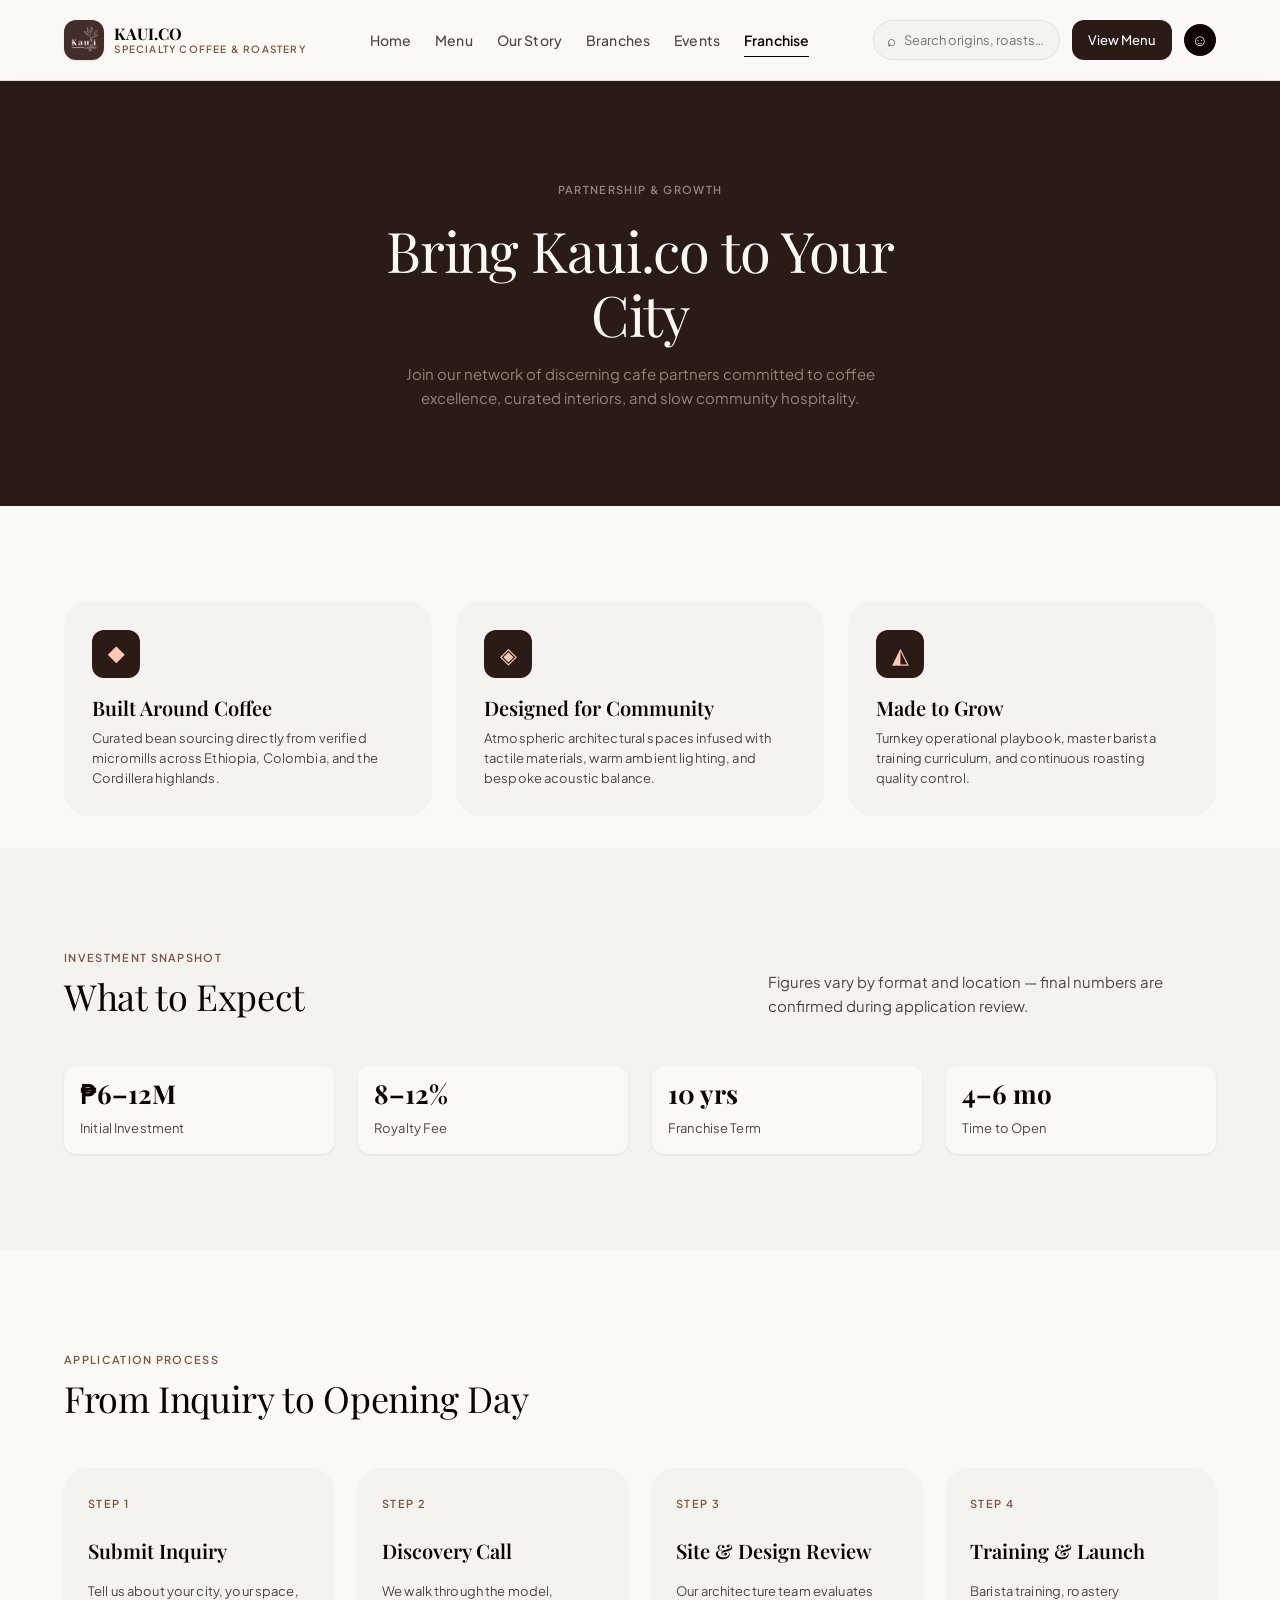
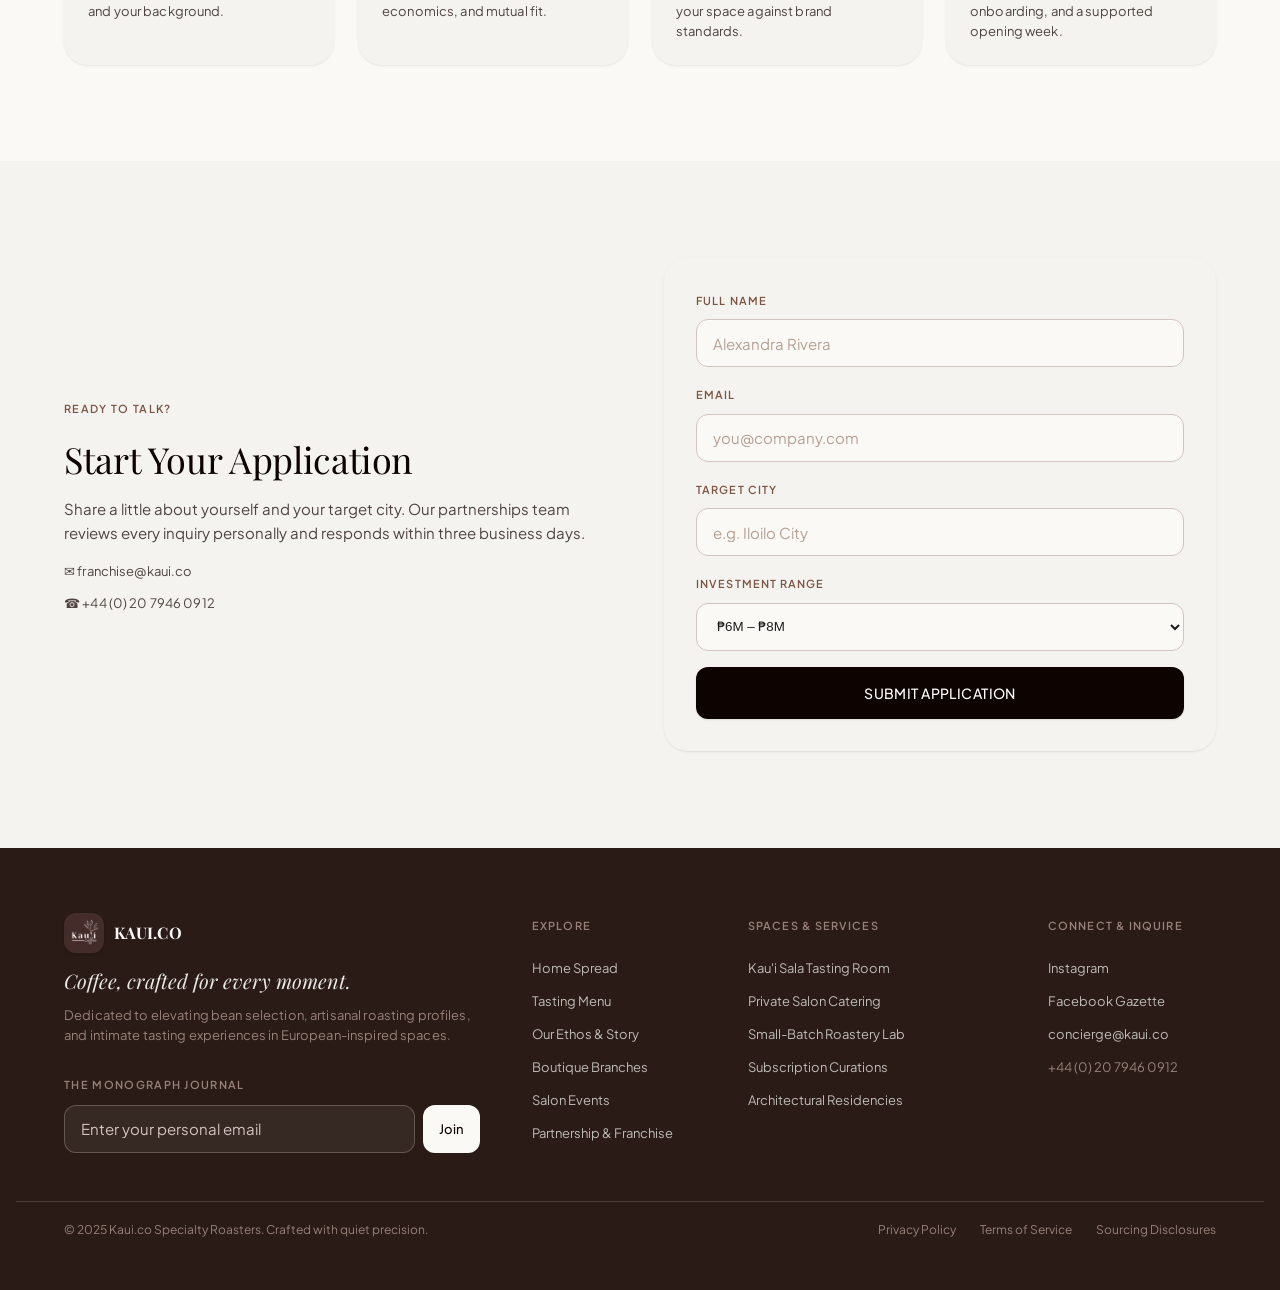
<file: franchise.html>
<!DOCTYPE html>
<html lang="en">
<head>
<meta charset="UTF-8">
<meta name="viewport" content="width=device-width, initial-scale=1.0">
<title>Franchise — Kaui.co</title>
<meta name="description" content="Bring Kaui.co to your city. Explore our franchise program: sourcing, design, and training built to grow with you.">
<link rel="stylesheet" href="css/style.css">
</head>
<body>

<header class="site-header">
  <div class="container header-inner">
    <a class="brand" href="index.html">
      <img class="brand-mark-img" src="assets/kaui-logo.jpg" alt="Kaui.co logo">
      <span class="brand-text">
        <span class="brand-name">Kaui.co</span>
        <span class="brand-sub">Specialty Coffee &amp; Roastery</span>
      </span>
    </a>
    <nav class="main-nav" aria-label="Primary">
      <a href="index.html">Home</a>
      <a href="menu.html">Menu</a>
      <a href="our-story.html">Our Story</a>
      <a href="branches.html">Branches</a>
      <a href="events.html">Events</a>
      <a href="franchise.html" class="is-active" aria-current="page">Franchise</a>
    </nav>
    <div class="header-actions">
      <div class="search-pill">
        <span class="i">⌕</span>
        <input type="text" placeholder="Search origins, roasts…" aria-label="Search">
      </div>
      <a class="btn btn-dark btn-sm" href="menu.html">View Menu</a>
      <span class="icon-btn" aria-hidden="true">☺</span>
      <button class="nav-toggle" aria-label="Toggle menu" aria-expanded="false"><span></span></button>
    </div>
  </div>
  <nav class="mobile-nav" aria-label="Mobile">
    <a href="index.html">Home</a>
    <a href="menu.html">Menu</a>
    <a href="our-story.html">Our Story</a>
    <a href="branches.html">Branches</a>
    <a href="events.html">Events</a>
    <a href="franchise.html" class="is-active">Franchise</a>
  </nav>
</header>

<main style="padding-top:5rem;">

  <!-- HERO -->
  <section class="bg-dark section-pad">
    <div class="container center stack-md" style="max-width:40rem;margin-inline:auto;" data-reveal>
      <span class="eyebrow">Partnership &amp; Growth</span>
      <h1 style="color:var(--surface-bright);">Bring Kaui.co to Your City</h1>
      <p>Join our network of discerning cafe partners committed to coffee excellence, curated interiors, and slow community hospitality.</p>
    </div>
  </section>

  <!-- PILLARS -->
  <section class="bg-surface section-pad" style="padding-bottom:2rem;">
    <div class="container grid grid-3" data-reveal-group>
      <div style="background:var(--surface-container-low);border-radius:var(--radius-xl);padding:1.75rem;">
        <div style="width:3rem;height:3rem;border-radius:var(--radius-md);background:var(--primary-container);color:var(--secondary-container);display:flex;align-items:center;justify-content:center;font-size:22px;margin-bottom:1rem;">◆</div>
        <h3>Built Around Coffee</h3>
        <p class="text-sm muted" style="margin-top:.4rem;">Curated bean sourcing directly from verified micromills across Ethiopia, Colombia, and the Cordillera highlands.</p>
      </div>
      <div style="background:var(--surface-container-low);border-radius:var(--radius-xl);padding:1.75rem;">
        <div style="width:3rem;height:3rem;border-radius:var(--radius-md);background:var(--primary-container);color:var(--secondary-container);display:flex;align-items:center;justify-content:center;font-size:22px;margin-bottom:1rem;">◈</div>
        <h3>Designed for Community</h3>
        <p class="text-sm muted" style="margin-top:.4rem;">Atmospheric architectural spaces infused with tactile materials, warm ambient lighting, and bespoke acoustic balance.</p>
      </div>
      <div style="background:var(--surface-container-low);border-radius:var(--radius-xl);padding:1.75rem;">
        <div style="width:3rem;height:3rem;border-radius:var(--radius-md);background:var(--primary-container);color:var(--secondary-container);display:flex;align-items:center;justify-content:center;font-size:22px;margin-bottom:1rem;">◭</div>
        <h3>Made to Grow</h3>
        <p class="text-sm muted" style="margin-top:.4rem;">Turnkey operational playbook, master barista training curriculum, and continuous roasting quality control.</p>
      </div>
    </div>
  </section>

  <!-- INVESTMENT SNAPSHOT -->
  <section class="bg-low section-pad">
    <div class="container">
      <div class="section-head" data-reveal>
        <div><span class="eyebrow">Investment Snapshot</span><h2 style="margin-top:.25rem;">What to Expect</h2></div>
        <p class="muted">Figures vary by format and location — final numbers are confirmed during application review.</p>
      </div>
      <div class="grid grid-4" data-reveal-group>
        <div class="pill-stat" style="flex-direction:column;align-items:flex-start;">
          <strong style="font-family:var(--font-serif);font-size:26px;color:var(--primary);">₱6–12M</strong>
          <span class="text-sm muted">Initial Investment</span>
        </div>
        <div class="pill-stat" style="flex-direction:column;align-items:flex-start;">
          <strong style="font-family:var(--font-serif);font-size:26px;color:var(--primary);">8–12%</strong>
          <span class="text-sm muted">Royalty Fee</span>
        </div>
        <div class="pill-stat" style="flex-direction:column;align-items:flex-start;">
          <strong style="font-family:var(--font-serif);font-size:26px;color:var(--primary);">10 yrs</strong>
          <span class="text-sm muted">Franchise Term</span>
        </div>
        <div class="pill-stat" style="flex-direction:column;align-items:flex-start;">
          <strong style="font-family:var(--font-serif);font-size:26px;color:var(--primary);">4–6 mo</strong>
          <span class="text-sm muted">Time to Open</span>
        </div>
      </div>
    </div>
  </section>

  <!-- PROCESS -->
  <section class="bg-surface section-pad">
    <div class="container">
      <div class="section-head" data-reveal>
        <div><span class="eyebrow">Application Process</span><h2 style="margin-top:.25rem;">From Inquiry to Opening Day</h2></div>
      </div>
      <div class="grid grid-4" data-reveal-group>
        <div class="card"><div class="card-body">
          <span class="eyebrow">Step 1</span>
          <h3 style="margin-top:.3rem;">Submit Inquiry</h3>
          <p class="text-sm muted">Tell us about your city, your space, and your background.</p>
        </div></div>
        <div class="card"><div class="card-body">
          <span class="eyebrow">Step 2</span>
          <h3 style="margin-top:.3rem;">Discovery Call</h3>
          <p class="text-sm muted">We walk through the model, economics, and mutual fit.</p>
        </div></div>
        <div class="card"><div class="card-body">
          <span class="eyebrow">Step 3</span>
          <h3 style="margin-top:.3rem;">Site &amp; Design Review</h3>
          <p class="text-sm muted">Our architecture team evaluates your space against brand standards.</p>
        </div></div>
        <div class="card"><div class="card-body">
          <span class="eyebrow">Step 4</span>
          <h3 style="margin-top:.3rem;">Training &amp; Launch</h3>
          <p class="text-sm muted">Barista training, roastery onboarding, and a supported opening week.</p>
        </div></div>
      </div>
    </div>
  </section>

  <!-- FORM -->
  <section class="bg-low section-pad">
    <div class="container split">
      <div class="stack-md" data-reveal>
        <span class="eyebrow">Ready to Talk?</span>
        <h2>Start Your Application</h2>
        <p class="muted">Share a little about yourself and your target city. Our partnerships team reviews every inquiry personally and responds within three business days.</p>
        <div class="stack-sm text-sm muted">
          <p>✉ franchise@kaui.co</p>
          <p>☎ +44 (0) 20 7946 0912</p>
        </div>
      </div>
      <form class="card" style="padding:2rem;" data-confirm="Thank you — your franchise inquiry has been received." data-reveal>
        <div class="stack-md">
          <div>
            <label class="field-label" for="fr-name">Full name</label>
            <input class="field" id="fr-name" type="text" placeholder="Alexandra Rivera" required>
          </div>
          <div>
            <label class="field-label" for="fr-email">Email</label>
            <input class="field" id="fr-email" type="email" placeholder="you@company.com" required>
          </div>
          <div>
            <label class="field-label" for="fr-city">Target city</label>
            <input class="field" id="fr-city" type="text" placeholder="e.g. Iloilo City">
          </div>
          <div>
            <label class="field-label" for="fr-budget">Investment range</label>
            <select class="field" id="fr-budget">
              <option>₱6M – ₱8M</option>
              <option>₱8M – ₱10M</option>
              <option>₱10M – ₱12M</option>
              <option>Above ₱12M</option>
            </select>
          </div>
          <button class="btn btn-primary" type="submit" style="width:100%;">Submit Application</button>
        </div>
      </form>
    </div>
  </section>

</main>

<footer class="site-footer">
  <div class="container footer-grid">
    <div>
      <div style="display:flex;align-items:center;gap:.6rem;">
        <img class="brand-mark-img" src="assets/kaui-logo.jpg" alt="Kaui.co logo">
        <span class="brand-name" style="color:var(--surface-bright);">Kaui.co</span>
      </div>
      <p style="font-family:var(--font-serif);font-style:italic;font-size:20px;color:var(--surface-container-high);margin-top:1rem;max-width:22rem;">Coffee, crafted for every moment.</p>
      <p class="text-sm" style="color:var(--on-primary-container);margin-top:.75rem;max-width:26rem;">Dedicated to elevating bean selection, artisanal roasting profiles, and intimate tasting experiences in European-inspired spaces.</p>
      <div style="margin-top:1.75rem;">
        <p class="eyebrow" style="color:var(--on-primary-container);margin-bottom:.5rem;">The Monograph Journal</p>
        <form class="newsletter-form">
          <input type="email" placeholder="Enter your personal email" required aria-label="Email address">
          <button class="btn btn-inverse btn-sm" type="submit">Join</button>
        </form>
      </div>
    </div>
    <div>
      <h4>Explore</h4>
      <ul>
        <li><a href="index.html">Home Spread</a></li>
        <li><a href="menu.html">Tasting Menu</a></li>
        <li><a href="our-story.html">Our Ethos &amp; Story</a></li>
        <li><a href="branches.html">Boutique Branches</a></li>
        <li><a href="events.html">Salon Events</a></li>
        <li><a href="franchise.html">Partnership &amp; Franchise</a></li>
      </ul>
    </div>
    <div>
      <h4>Spaces &amp; Services</h4>
      <ul>
        <li><a href="branches.html">Kau'i Sala Tasting Room</a></li>
        <li><a href="events.html">Private Salon Catering</a></li>
        <li><a href="our-story.html">Small-Batch Roastery Lab</a></li>
        <li><a href="menu.html">Subscription Curations</a></li>
        <li><a href="branches.html">Architectural Residencies</a></li>
      </ul>
    </div>
    <div>
      <h4>Connect &amp; Inquire</h4>
      <ul>
        <li><a href="#">Instagram</a></li>
        <li><a href="#">Facebook Gazette</a></li>
        <li><a href="mailto:concierge@kaui.co">concierge@kaui.co</a></li>
        <li><span style="color:var(--on-primary-container);font-size:13px;">+44 (0) 20 7946 0912</span></li>
      </ul>
    </div>
  </div>
  <div class="container footer-bottom">
    <p>© 2025 Kaui.co Specialty Roasters. Crafted with quiet precision.</p>
    <div class="legal">
      <a href="#">Privacy Policy</a>
      <a href="#">Terms of Service</a>
      <a href="#">Sourcing Disclosures</a>
    </div>
  </div>
</footer>

<div class="toast" role="status" aria-live="polite"></div>
<script src="js/script.js"></script>
</body>
</html>
</file>
<file: css/style.css>
/* =========================================================
   ATELIER ROAST — Design System CSS
   Source of truth: DESIGN.md (colors, type, spacing, shape)
   ========================================================= */

@import url('https://fonts.googleapis.com/css2?family=Playfair+Display:ital,wght@0,400;0,500;0,600;0,700;1,400&family=Plus+Jakarta+Sans:wght@400;500;600;700&display=swap');

/* ---------- Tokens ---------- */
:root{
  /* colors */
  --surface: #fbf9f5;
  --surface-dim: #dbdad6;
  --surface-bright: #fbf9f5;
  --surface-container-lowest: #ffffff;
  --surface-container-low: #f5f3ef;
  --surface-container: #efeeea;
  --surface-container-high: #eae8e4;
  --surface-container-highest: #e4e2de;
  --on-surface: #1b1c1a;
  --on-surface-variant: #4f4441;
  --inverse-surface: #30312e;
  --inverse-on-surface: #f2f0ed;
  --outline: #817471;
  --outline-variant: #d2c3bf;
  --primary: #0d0402;
  --on-primary: #ffffff;
  --primary-container: #2a1b16;
  --on-primary-container: #98817a;
  --secondary: #7c5544;
  --on-secondary: #ffffff;
  --secondary-container: #fdc9b4;
  --on-secondary-container: #795242;
  --tertiary: #0e0301;
  --on-tertiary: #ffffff;
  --tertiary-container: #2c1a14;
  --on-tertiary-container: #9b8077;
  --error: #ba1a1a;
  --background: #fbf9f5;
  --on-background: #1b1c1a;

  /* type */
  --font-serif: "Playfair Display", Georgia, serif;
  --font-sans: "Plus Jakarta Sans", -apple-system, Segoe UI, sans-serif;

  /* radius */
  --radius-sm: .25rem;
  --radius: .5rem;
  --radius-md: .75rem;
  --radius-lg: 1rem;
  --radius-xl: 1.5rem;
  --radius-full: 9999px;

  /* spacing */
  --space-2xs: .25rem;
  --space-xs: .5rem;
  --space-sm: .75rem;
  --space-md: 1rem;
  --space-lg: 1.5rem;
  --space-xl: 2rem;
  --space-2xl: 3rem;
  --space-3xl: 4rem;
  --space-4xl: 6rem;

  --gutter-mobile: 1.25rem;
  --gutter-tablet: 2rem;
  --gutter-desktop: 3rem;
  --max-content: 78rem;
  --max-editorial: 46rem;

  --shadow-sm: 0 1px 3px rgba(13,4,2,.06), 0 1px 2px rgba(13,4,2,.04);
  --shadow-md: 0 8px 24px -6px rgba(13,4,2,.12), 0 2px 8px -2px rgba(13,4,2,.06);
  --shadow-lg: 0 12px 36px -4px rgba(42,27,22,.14), 0 4px 12px -2px rgba(42,27,22,.08);
}

/* ---------- Reset ---------- */
*, *::before, *::after{ box-sizing:border-box; }
html{ scroll-behavior:smooth; }
body,h1,h2,h3,h4,p,figure,ul,form{ margin:0; }
ul{ padding:0; list-style:none; }
img{ max-width:100%; display:block; }
a{ color:inherit; text-decoration:none; }
button, input{ font:inherit; color:inherit; }
button{ cursor:pointer; background:none; border:none; }

body{
  background:var(--background);
  color:var(--on-surface);
  font-family:var(--font-sans);
  font-size:15px;
  line-height:24px;
  -webkit-font-smoothing:antialiased;
}

.container{
  max-width:var(--max-content);
  margin-inline:auto;
  padding-inline:var(--gutter-mobile);
}
@media(min-width:768px){ .container{ padding-inline:var(--gutter-tablet); } }
@media(min-width:1024px){ .container{ padding-inline:var(--gutter-desktop); } }

.editorial{ max-width:var(--max-editorial); }

section{ width:100%; }
.section-pad{ padding-block:var(--space-3xl); }
@media(min-width:1024px){ .section-pad{ padding-block:var(--space-4xl); } }

/* ---------- Type scale ---------- */
.eyebrow{
  font-family:var(--font-sans);
  font-size:11px; font-weight:600; letter-spacing:.12em; text-transform:uppercase;
  color:var(--secondary);
}
h1,h2,h3,h4{ font-family:var(--font-serif); font-weight:400; color:var(--primary); }
h1{ font-size:38px; line-height:44px; letter-spacing:-.015em; }
h2{ font-size:28px; line-height:34px; letter-spacing:-.01em; }
h3{ font-size:20px; line-height:28px; font-weight:600; }
h4{ font-size:18px; line-height:26px; }
@media(min-width:1024px){
  h1{ font-size:56px; line-height:64px; letter-spacing:-.02em; }
  h2{ font-size:36px; line-height:44px; letter-spacing:-.01em; }
}
.text-lg{ font-size:18px; line-height:28px; letter-spacing:-.005em; }
.text-md{ font-size:15px; line-height:24px; }
.text-sm{ font-size:13px; line-height:20px; letter-spacing:.01em; }
.muted{ color:var(--on-surface-variant); }
.italic{ font-style:italic; }

/* ---------- Header / Nav ---------- */
.site-header{
  position:fixed; inset-inline:0; top:0; z-index:50;
  background:rgba(251,249,245,.9); backdrop-filter:blur(10px);
  border-bottom:1px solid rgba(210,195,191,.3);
  box-shadow:0 1px 8px rgba(0,0,0,.03);
  transition:box-shadow .2s ease;
}
.site-header.is-scrolled{ box-shadow:0 4px 16px rgba(13,4,2,.08); }
.header-inner{
  height:5rem; display:flex; align-items:center; justify-content:space-between; gap:var(--space-md);
}
.brand{ display:flex; align-items:center; gap:.65rem; }
.brand-mark{
  width:2.25rem; height:2.25rem; border-radius:var(--radius-md);
  background:var(--primary-container); color:var(--secondary-container);
  display:flex; align-items:center; justify-content:center;
  font-family:var(--font-serif); font-weight:600; font-size:16px;
}
.brand-mark-img{
  width:2.5rem; height:2.5rem; border-radius:var(--radius-md);
  object-fit:cover; flex-shrink:0; box-shadow:var(--shadow-sm);
  transition:transform .3s ease;
}
.brand:hover .brand-mark-img{ transform:scale(1.04) rotate(-2deg); }
.brand-text{ display:flex; flex-direction:column; line-height:1; }
.brand-name{ font-family:var(--font-serif); font-weight:700; font-size:16px; letter-spacing:.01em; text-transform:uppercase; color:var(--primary); }
.brand-sub{ font-size:10px; font-weight:600; letter-spacing:.12em; text-transform:uppercase; color:var(--secondary); margin-top:2px; }

.main-nav{ display:none; align-items:center; gap:var(--space-lg); }
.main-nav a{
  font-size:14px; font-weight:500; letter-spacing:.01em; color:var(--on-surface-variant);
  padding-block:4px; border-bottom:1px solid transparent; transition:color .2s;
}
.main-nav a:hover{ color:var(--on-surface); }
.main-nav a.is-active{ color:var(--primary); font-weight:600; border-color:var(--primary); }
@media(min-width:1024px){ .main-nav{ display:flex; } }

.header-actions{ display:flex; align-items:center; gap:var(--space-sm); }
.search-pill{
  display:none; align-items:center; gap:.4rem; padding:.4rem .8rem; border-radius:var(--radius-full);
  background:var(--surface-container-low); border:1px solid rgba(210,195,191,.4); color:var(--on-surface-variant);
}
.search-pill input{ background:transparent; border:none; outline:none; font-size:13px; width:9rem; color:var(--on-surface); }
@media(min-width:640px){ .search-pill{ display:flex; } }

.icon-btn{
  width:2rem; height:2rem; border-radius:var(--radius-full); background:var(--primary);
  display:flex; align-items:center; justify-content:center; color:var(--on-primary); font-size:16px;
}
.nav-toggle{ display:flex; width:2.25rem; height:2.25rem; align-items:center; justify-content:center; border-radius:var(--radius); }
@media(min-width:1024px){ .nav-toggle{ display:none; } }
.nav-toggle span{ display:block; width:18px; height:2px; background:var(--primary); position:relative; }
.nav-toggle span::before,.nav-toggle span::after{ content:""; position:absolute; left:0; width:18px; height:2px; background:var(--primary); transition:transform .2s; }
.nav-toggle span::before{ top:-6px; }
.nav-toggle span::after{ top:6px; }

.mobile-nav{
  display:none; flex-direction:column; gap:2px; background:var(--surface);
  border-bottom:1px solid var(--outline-variant); padding:var(--space-sm) var(--gutter-mobile) var(--space-md);
}
.mobile-nav.is-open{ display:flex; }
.mobile-nav a{ padding:.65rem 0; font-size:15px; font-weight:500; color:var(--on-surface-variant); border-bottom:1px solid var(--surface-container-high); }
.mobile-nav a.is-active{ color:var(--primary); font-weight:700; }
@media(min-width:1024px){ .mobile-nav{ display:none !important; } }

/* ---------- Buttons ---------- */
.btn{
  display:inline-flex; align-items:center; justify-content:center; gap:.4rem;
  padding:.9rem 1.6rem; border-radius:var(--radius-md);
  font-size:14px; font-weight:500; letter-spacing:.03em; text-transform:uppercase;
  transition:transform .15s ease, background-color .2s ease, color .2s ease;
  white-space:nowrap;
}
.btn:active{ transform:scale(.98); }
.btn-primary{ background:var(--primary); color:var(--on-primary); box-shadow:var(--shadow-sm); }
.btn-primary:hover{ transform:translateY(-1px); box-shadow:var(--shadow-md); }
.btn-quiet{ background:var(--surface-container-low); color:var(--primary); }
.btn-quiet:hover{ background:var(--surface-container); }
.btn-outline{ background:transparent; border:1px solid var(--primary); color:var(--primary); }
.btn-outline:hover{ background:var(--surface-container-low); }
.btn-inverse{ background:var(--surface-bright); color:var(--primary); }
.btn-inverse:hover{ background:var(--surface-container-low); }
.btn-sm{ padding:.5rem 1rem; font-size:13px; border-radius:var(--radius-md); text-transform:none; letter-spacing:0; }
.btn-dark{ background:var(--primary-container); color:var(--on-secondary); }
.btn-dark:hover{ background:var(--tertiary-container); }

.link-arrow{ display:inline-flex; align-items:center; gap:.35rem; font-size:14px; font-weight:500; color:var(--secondary); }
.link-arrow:hover{ color:var(--primary); }

/* ---------- Grid helpers ---------- */
.grid{ display:grid; gap:var(--space-lg); }
.grid-2{ grid-template-columns:1fr; }
.grid-3{ grid-template-columns:1fr; }
.grid-4{ grid-template-columns:1fr; }
@media(min-width:640px){ .grid-4{ grid-template-columns:repeat(2,1fr); } }
@media(min-width:768px){ .grid-2{ grid-template-columns:repeat(2,1fr); } .grid-3{ grid-template-columns:repeat(3,1fr); } }
@media(min-width:1024px){ .grid-4{ grid-template-columns:repeat(4,1fr); } }

.split{ display:grid; grid-template-columns:1fr; gap:var(--space-xl); align-items:center; }
@media(min-width:1024px){ .split{ grid-template-columns:1fr 1fr; gap:var(--space-2xl); } }

/* ---------- Cards & chips ---------- */
.card{
  background:var(--surface-container-low); border-radius:var(--radius-xl); overflow:hidden;
  box-shadow:var(--shadow-sm); transition:box-shadow .2s ease, transform .2s ease;
  display:flex; flex-direction:column;
}
.card:hover{ box-shadow:var(--shadow-md); }
.card-media{ position:relative; aspect-ratio:4/3; overflow:hidden; background:var(--surface-container); }
.card-media img{ width:100%; height:100%; object-fit:cover; transition:transform .5s ease; }
.card:hover .card-media img{ transform:scale(1.04); }
.card-body{ padding:var(--space-lg); display:flex; flex-direction:column; gap:var(--space-md); flex:1; }

.badge{
  position:absolute; top:.75rem; left:.75rem; padding:.3rem .7rem; border-radius:var(--radius-full);
  font-size:11px; font-weight:600; letter-spacing:.1em; text-transform:uppercase;
  background:var(--primary); color:var(--on-primary);
}
.badge-alt{ background:var(--secondary); color:var(--on-secondary); }

.chip{
  display:inline-flex; align-items:center; height:28px; padding:0 12px; border-radius:var(--radius-full);
  background:var(--surface); border:1px solid var(--outline-variant); font-size:12px; font-weight:500;
  color:var(--tertiary-container); transition:.15s;
}
.chip.is-active{ background:var(--primary); color:var(--on-primary); border-color:var(--primary); }

.dark-card{ background:var(--tertiary-container); color:var(--surface-bright); border-radius:var(--radius-xl); overflow:hidden; box-shadow:var(--shadow-md); }
.dark-card .card-body p{ color:var(--on-primary-container); }

/* ---------- Sections shared ---------- */
.section-head{ display:flex; flex-direction:column; gap:var(--space-md); margin-bottom:var(--space-2xl); }
@media(min-width:1024px){ .section-head{ flex-direction:row; align-items:flex-end; justify-content:space-between; } }
.section-head p{ max-width:28rem; }

.bg-surface{ background:var(--surface); }
.bg-low{ background:var(--surface-container-low); }
.bg-dark{ background:var(--primary-container); color:var(--surface-bright); }
.bg-dark .eyebrow{ color:var(--on-primary-container); }
.bg-dark h2{ color:var(--surface-bright); }
.bg-dark p{ color:var(--on-primary-container); }

/* ---------- Forms ---------- */
.field{
  width:100%; height:48px; padding:0 1rem; border-radius:var(--radius-md);
  background:var(--surface); border:1px solid var(--outline-variant); outline:none; color:var(--on-surface);
  transition:border-color .2s;
}
.field:focus{ border-color:var(--primary); }
.field::placeholder{ color:rgba(124,85,68,.55); }
textarea.field{ height:auto; padding-block:.85rem; resize:vertical; min-height:120px; }
.field-label{ font-size:11px; font-weight:600; letter-spacing:.1em; text-transform:uppercase; color:var(--secondary); display:block; margin-bottom:.4rem; }

/* ---------- Footer ---------- */
.site-footer{ background:var(--primary-container); color:var(--surface-bright); border-top:1px solid var(--tertiary-container); }
.footer-grid{ display:grid; gap:var(--space-2xl); grid-template-columns:1fr; padding-block:var(--space-3xl) var(--space-2xl); }
@media(min-width:768px){ .footer-grid{ grid-template-columns:repeat(2,1fr); } }
@media(min-width:1024px){ .footer-grid{ grid-template-columns:5fr 2fr 3fr 2fr; } }
.footer-grid h4{ font-size:11px; font-weight:600; letter-spacing:.1em; text-transform:uppercase; color:var(--on-primary-container); font-family:var(--font-sans); margin-bottom:var(--space-md); }
.footer-grid ul li{ margin-bottom:var(--space-xs); }
.footer-grid ul a{ font-size:13px; color:rgba(228,226,222,.8); }
.footer-grid ul a:hover{ color:var(--surface-bright); }
.footer-bottom{
  border-top:1px solid rgba(210,195,191,.2); padding-block:var(--space-md) var(--space-2xl);
  display:flex; flex-direction:column; gap:var(--space-sm); align-items:center; justify-content:space-between; text-align:center;
  color:var(--on-primary-container); font-size:12px;
}
@media(min-width:640px){ .footer-bottom{ flex-direction:row; text-align:left; } }
.footer-bottom .legal{ display:flex; gap:var(--space-lg); }
.footer-bottom a:hover{ color:var(--surface-bright); }
.newsletter-form{ display:flex; gap:.5rem; max-width:26rem; margin-top:.5rem; }
.newsletter-form input{ flex:1; height:48px; padding:0 1rem; border-radius:var(--radius-md); background:rgba(255,255,255,.06); border:1px solid rgba(210,195,191,.3); color:var(--surface-bright); outline:none; }
.newsletter-form input::placeholder{ color:var(--outline-variant); }

/* ---------- Utility ---------- */
.stack-xs > * + *{ margin-top:var(--space-xs); }
.stack-sm > * + *{ margin-top:var(--space-sm); }
.stack-md > * + *{ margin-top:var(--space-md); }
.stack-lg > * + *{ margin-top:var(--space-lg); }
.center{ text-align:center; }
.mx-auto{ margin-inline:auto; }
.rounded-xl{ border-radius:var(--radius-xl); }
.shadow-lg{ box-shadow:var(--shadow-lg); }
.relative{ position:relative; }
.pill-stat{ background:var(--surface); border-radius:var(--radius-md); padding:var(--space-md); box-shadow:var(--shadow-sm); display:flex; align-items:center; gap:var(--space-sm); }

/* ---------- Toast ---------- */
.toast{
  position:fixed; top:5.5rem; left:50%; transform:translate(-50%,-2rem);
  background:var(--primary); color:var(--surface-bright); padding:.75rem 1.25rem; border-radius:var(--radius-md);
  font-size:13px; font-weight:500; box-shadow:var(--shadow-lg); opacity:0; pointer-events:none;
  transition:opacity .25s ease, transform .25s ease; z-index:100;
}
.toast.is-visible{ opacity:1; transform:translate(-50%,0); pointer-events:auto; }

/* ---------- Elegant motion: page load + scroll reveal ---------- */
html{ scroll-behavior:smooth; }

body{ opacity:0; animation:page-fade-in .5s ease forwards; }
@keyframes page-fade-in{ from{ opacity:0; } to{ opacity:1; } }

/* Elements fade + rise into view as the user scrolls past them */
.reveal{
  opacity:0; transform:translateY(28px);
  transition:opacity .7s cubic-bezier(.22,.61,.36,1), transform .7s cubic-bezier(.22,.61,.36,1);
  will-change:opacity, transform;
}
.reveal.is-visible{ opacity:1; transform:translateY(0); }

/* Nav underline sweep */
.main-nav a{ position:relative; }
.main-nav a::after{
  content:""; position:absolute; left:0; right:100%; bottom:-1px; height:1px;
  background:var(--primary); transition:right .3s ease;
}
.main-nav a:hover::after{ right:0; }
.main-nav a.is-active::after{ display:none; }

/* Softer, springier hover lift for cards + dark cards */
.card, .dark-card{ transition:box-shadow .35s ease, transform .35s ease; }
.card:hover, .dark-card:hover{ transform:translateY(-4px); }

/* Buttons: gentle elevate + press */
.btn{ transition:transform .25s cubic-bezier(.22,.61,.36,1), background-color .25s ease, color .25s ease, box-shadow .25s ease; }
.btn-primary:hover{ transform:translateY(-2px); }
.btn:active{ transform:translateY(0) scale(.98); }

/* Chip transitions */
.chip{ transition:background-color .25s ease, color .25s ease, border-color .25s ease, transform .2s ease; }
.chip:hover{ transform:translateY(-1px); }

/* ---------- Focus & motion ---------- */
a:focus-visible, button:focus-visible, input:focus-visible{ outline:2px solid var(--secondary); outline-offset:2px; }
@media (prefers-reduced-motion: reduce){
  *{ animation:none !important; transition:none !important; scroll-behavior:auto !important; }
  body{ opacity:1; }
  .reveal{ opacity:1 !important; transform:none !important; }
}

/* icon glyphs (letter-based, no external icon font dependency) */
.i{ display:inline-flex; align-items:center; justify-content:center; font-family:var(--font-serif); font-style:normal; }
/* ---------- Gathering Detail Modal ---------- */
.modal-overlay{
  position:fixed; inset:0; z-index:200; display:flex; align-items:center; justify-content:center;
  background:rgba(13,4,2,.55); backdrop-filter:blur(4px); padding:1.5rem;
  opacity:0; transition:opacity .3s ease;
}
.modal-overlay.is-open{ opacity:1; }
.modal-overlay[hidden]{ display:none; }

.modal{
  background:var(--surface-bright); border-radius:var(--radius-xl); max-width:42rem; width:100%;
  max-height:90vh; overflow-y:auto; box-shadow:var(--shadow-lg); position:relative;
  transform:translateY(24px) scale(.98); opacity:0;
  transition:transform .35s cubic-bezier(.22,.61,.36,1), opacity .35s ease;
}
.modal-overlay.is-open .modal{ transform:translateY(0) scale(1); opacity:1; }

.modal-close{
  position:absolute; top:1rem; right:1rem; z-index:2; width:2.25rem; height:2.25rem; border-radius:50%;
  background:rgba(255,255,255,.9); color:var(--primary); font-size:20px; line-height:1;
  display:flex; align-items:center; justify-content:center; box-shadow:var(--shadow-sm);
  transition:background-color .2s ease, transform .2s ease;
}
.modal-close:hover{ background:var(--surface-bright); transform:rotate(90deg); }

.modal-gallery{
  display:grid; grid-template-columns:2fr 1fr; grid-template-rows:1fr 1fr; gap:4px; height:14rem;
  border-radius:var(--radius-xl) var(--radius-xl) 0 0; overflow:hidden;
}
.modal-gallery img{ width:100%; height:100%; object-fit:cover; }
.modal-gallery img:first-child{ grid-row:1 / 3; }

.modal-body{ padding:1.75rem; }
@media(min-width:640px){ .modal-body{ padding:2rem; } }

@media (prefers-reduced-motion: reduce){
  .modal-overlay, .modal{ transition:none !important; }
}
/* ---------- Announcement bar ---------- */
.announcement-bar{
  background:var(--primary-container); color:var(--surface-bright);
  text-align:center; font-size:11px; font-weight:600; letter-spacing:.06em;
  padding:.55rem 1rem; position:relative; z-index:60;
}
.announcement-bar span{ opacity:.55; margin:0 .6rem; }

.site-header.with-announcement{ top:2.1rem; }

/* ---------- Hero v2: layered photo treatment ---------- */
.hero-eyebrow-script{
  font-family:var(--font-serif); font-style:italic; color:var(--secondary);
  font-size:16px; margin:0 0 .5rem;
}
.hero-cta-row{ display:flex; gap:1rem; flex-wrap:wrap; }
.btn-icon{ display:inline-flex; align-items:center; gap:.5rem; }

.hero-photo{ position:relative; padding:.5rem 0 2rem 2rem; }
.hero-photo .accent-line{
  position:absolute; top:0; right:2.5rem; width:1px; height:4rem;
  background:var(--secondary); opacity:.5;
}
.hero-photo-main{
  border-radius:var(--radius-xl); overflow:hidden; aspect-ratio:4/5;
  background:var(--surface-container-high); box-shadow:var(--shadow-lg);
}
.hero-photo-main img{ width:100%; height:100%; object-fit:cover; }
.hero-photo-inset{
  position:absolute; left:-1rem; bottom:1.5rem; width:7rem; height:7rem;
  border-radius:var(--radius-lg); overflow:hidden; border:4px solid var(--surface-bright);
  box-shadow:var(--shadow-md);
}
.hero-photo-inset img{ width:100%; height:100%; object-fit:cover; }
.hero-photo-badge{
  position:absolute; bottom:1.5rem; right:.5rem;
  background:rgba(251,249,245,.94); backdrop-filter:blur(6px);
  padding:.55rem .9rem; border-radius:var(--radius-md);
  font-size:11px; font-weight:600; color:var(--primary);
}
.hero-trust-row{ display:flex; gap:1.5rem; flex-wrap:wrap; margin-top:1.5rem; }
.hero-trust-item{ display:flex; align-items:center; gap:.45rem; font-size:12px; color:var(--on-surface-variant); }
.hero-trust-item .dot{ color:var(--secondary); font-size:15px; }

@media(max-width:640px){
  .hero-photo{ padding-left:1rem; }
  .hero-photo-inset{ width:5rem; height:5rem; left:-.5rem; bottom:1rem; }
  .accent-line{ display:none; }
}
</file>
